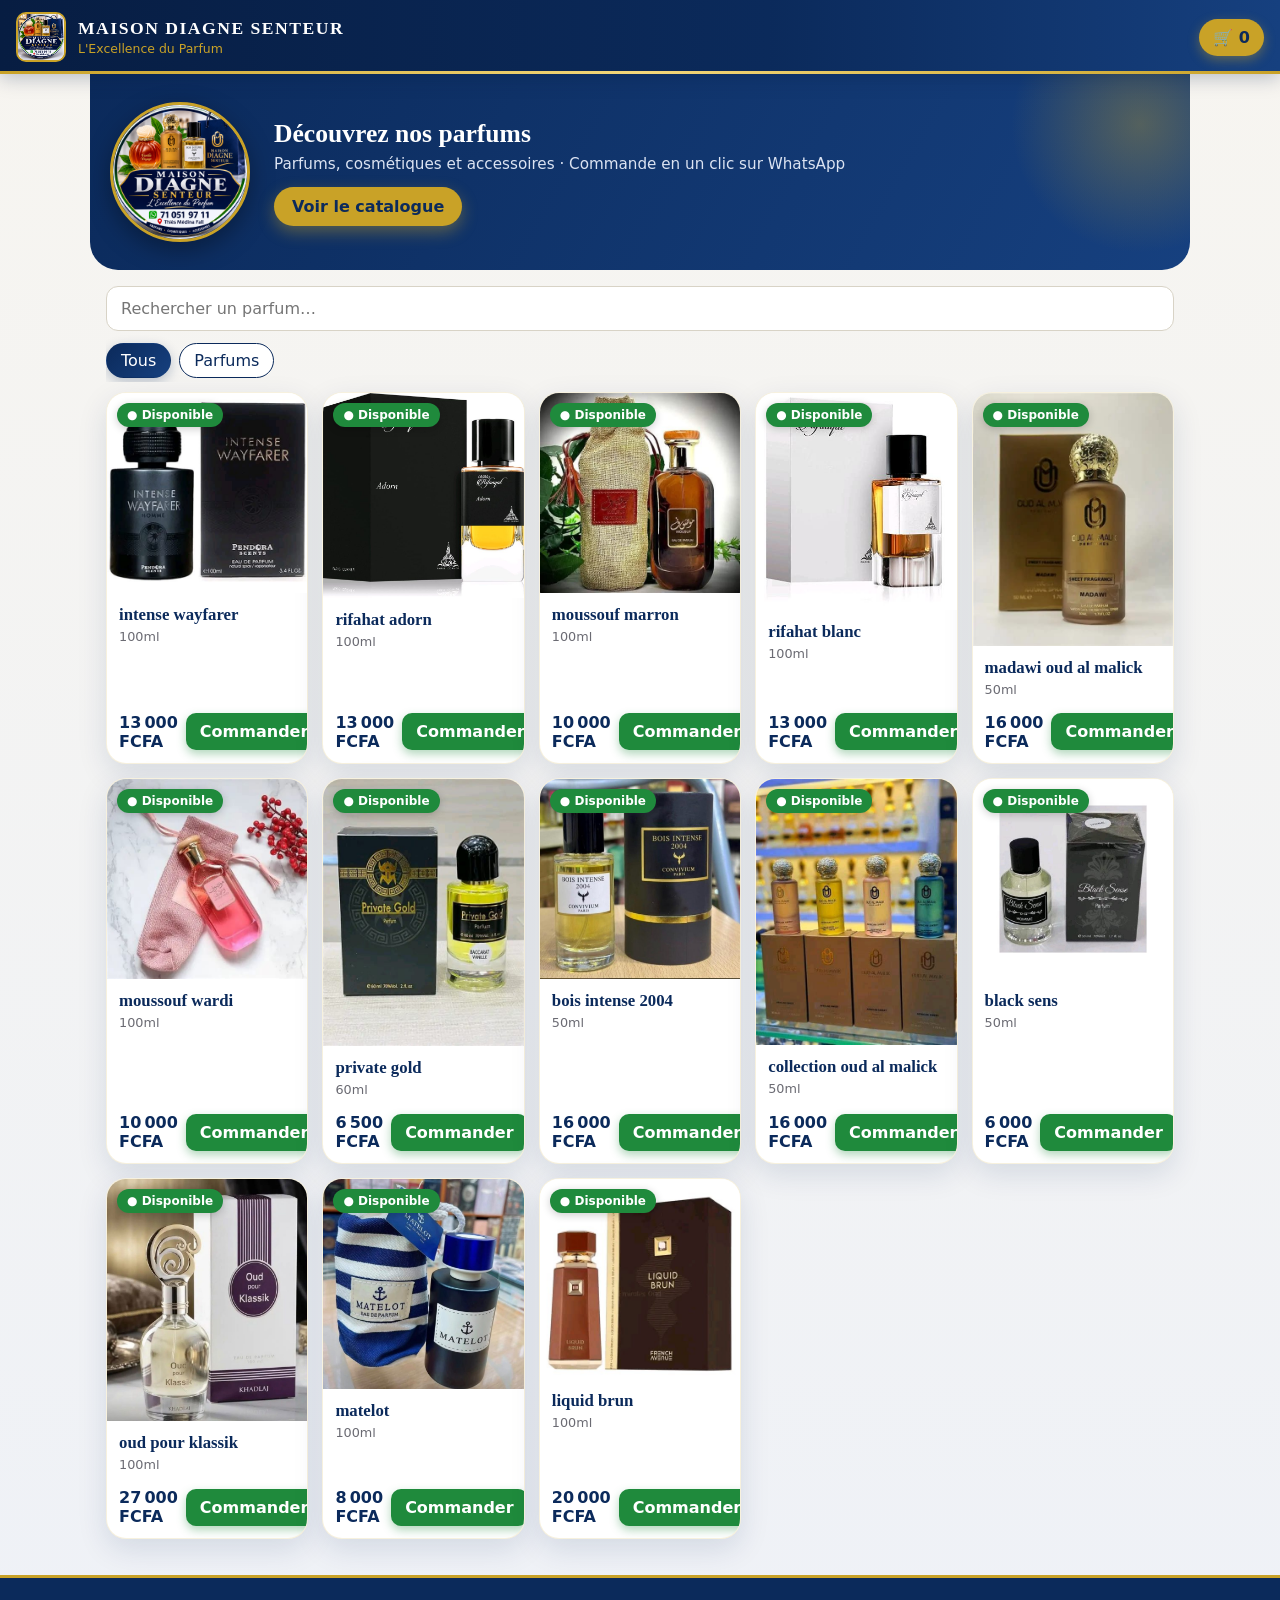
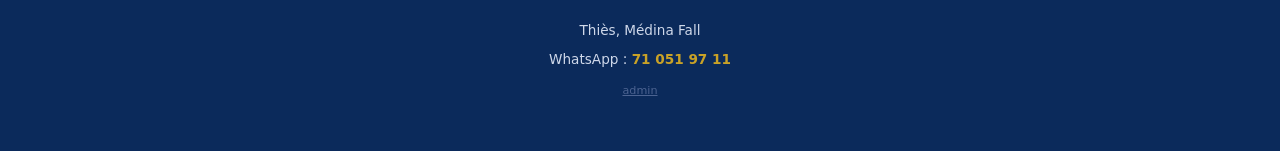
<file: index.html>
<!DOCTYPE html>
<html lang="fr">
<head>
<meta charset="UTF-8">
<meta name="viewport" content="width=device-width, initial-scale=1">
<meta name="description" content="Maison Diagne Senteur – L'Excellence du Parfum – Thiès, Médina Fall">
<title>Maison Diagne Senteur</title>
<link rel="stylesheet" href="style.css">
</head>
<body>
<header class="top">
  <div class="brand">
    <img src="logo/logo.png" alt="Logo" onerror="this.style.display='none'">
    <div><h1 id="nom"></h1><p id="slogan"></p></div>
  </div>
  <button id="btnPanier" class="panier" aria-label="Voir le panier">🛒 <span id="nbPanier">0</span></button>
</header>

<section class="hero">
  <img class="hero-logo" src="logo/logo.png" alt="Maison Diagne Senteur – L'Excellence du Parfum">
  <div class="hero-txt">
    <h2>Découvrez nos parfums</h2>
    <p>Parfums, cosmétiques et accessoires · Commande en un clic sur WhatsApp</p>
    <a href="#grille" class="hero-btn">Voir le catalogue</a>
  </div>
</section>

<main>
  <div class="barre">
    <input id="recherche" type="search" placeholder="Rechercher un parfum…">
    <div id="categories" class="cats"></div>
  </div>
  <section id="grille" class="grille"></section>
  <p id="vide" class="vide" hidden>Aucun produit trouvé.</p>
</main>

<footer>
  <p id="adresse"></p>
  <p>WhatsApp : <strong id="tel"></strong></p>
  <p><a href="admin.html" class="discret">admin</a></p>
</footer>

<aside id="panneau" class="panneau" hidden>
  <div class="panneau-in">
    <div class="ph"><h2>Mon panier</h2><button id="fermer" aria-label="Fermer">✕</button></div>
    <div id="lignes"></div>
    <div class="total"><span>Total</span><strong id="total">0 FCFA</strong></div>
    <form id="commande">
      <input name="prenom" placeholder="Prénom" required>
      <input name="nom" placeholder="Nom" required>
      <textarea name="adresse" placeholder="Adresse de livraison" required></textarea>
      <input name="tel" type="tel" placeholder="Numéro de téléphone" required>
      <button type="submit" class="btn-wa">Envoyer la commande sur WhatsApp</button>
    </form>
  </div>
</aside>

<script src="config.js"></script>
<script src="data/produits.js"></script>
<script>
const $ = s => document.querySelector(s);
const esc = s => String(s ?? '').replace(/[&<>"']/g, c => ({'&':'&amp;','<':'&lt;','>':'&gt;','"':'&quot;',"'":'&#39;'}[c]));
const fmt = n => Number(n).toLocaleString('fr-FR') + ' FCFA';
const estDispo = p => p.disponible !== false;
let cat = 'Tous';
let panier = {};

$('#nom').textContent = CONFIG.nomBoutique;
$('#slogan').textContent = CONFIG.slogan;
$('#adresse').textContent = CONFIG.adresse;
$('#tel').textContent = CONFIG.telephone;
document.title = CONFIG.nomBoutique;

function renderCats() {
  const c = ['Tous', ...new Set(PRODUITS.map(p => p.categorie).filter(Boolean))];
  $('#categories').innerHTML = c.map(x => `<button class="cat ${x === cat ? 'on' : ''}" data-c="${esc(x)}">${esc(x)}</button>`).join('');
}

function renderGrille() {
  const q = $('#recherche').value.trim().toLowerCase();
  const l = PRODUITS.filter(p =>
    (cat === 'Tous' || p.categorie === cat) &&
    (!q || (p.nom + ' ' + (p.description || '')).toLowerCase().includes(q)));
  $('#grille').innerHTML = l.map(p => {
    const ok = estDispo(p);
    return `
    <article class="carte ${ok ? '' : 'indispo'}">
      <div class="img">${p.image ? `<img loading="lazy" src="${esc(p.image)}" alt="${esc(p.nom)}">` : '🧴'}
        <span class="badge ${ok ? 'b-ok' : 'b-ko'}">${ok ? '● Disponible' : '● Indisponible'}</span>
      </div>
      <div class="info">
        <h3>${esc(p.nom)}</h3>
        <p class="meta">${esc(p.taille || '')}</p>
        <p class="desc">${esc(p.description || '')}</p>
        <div class="bas"><strong>${fmt(p.prix)}</strong>
          <button class="cmd ${ok ? 'vert' : 'gris'}" data-id="${esc(p.id)}" ${ok ? '' : 'disabled'}>${ok ? 'Commander' : 'Indisponible'}</button>
        </div>
      </div>
    </article>`;
  }).join('');
  $('#vide').hidden = l.length > 0;
}

function totalPanier() {
  return idsPanier().reduce((s, id) => s + produit(id).prix * panier[id], 0);
}
function produit(id) { return PRODUITS.find(x => x.id === id); }
function idsPanier() {
  return Object.keys(panier).filter(id => produit(id) && estDispo(produit(id)));
}

function renderPanier() {
  const ids = idsPanier();
  $('#nbPanier').textContent = ids.reduce((s, id) => s + panier[id], 0);
  $('#lignes').innerHTML = ids.length ? ids.map(id => {
    const p = produit(id);
    return `<div class="ligne"><div><b>${esc(p.nom)}</b><br><small>${fmt(p.prix)}</small></div>
      <div class="qte"><button data-m="-" data-id="${esc(id)}">−</button>${panier[id]}<button data-m="+" data-id="${esc(id)}">+</button></div></div>`;
  }).join('') : '<p>Votre panier est vide.</p>';
  $('#total').textContent = fmt(totalPanier());
}

document.addEventListener('click', e => {
  const t = e.target;
  if (t.classList.contains('cat')) { cat = t.dataset.c; renderCats(); renderGrille(); }
  else if (t.classList.contains('cmd') && !t.disabled) {
    panier[t.dataset.id] = (panier[t.dataset.id] || 0) + 1;
    renderPanier();
    t.textContent = 'Ajouté ✓';
    setTimeout(() => { t.textContent = 'Commander'; }, 900);
  }
  else if (t.dataset.m) {
    const id = t.dataset.id;
    panier[id] = (panier[id] || 0) + (t.dataset.m === '+' ? 1 : -1);
    if (panier[id] <= 0) delete panier[id];
    renderPanier();
  }
});

$('#recherche').addEventListener('input', renderGrille);
$('#btnPanier').onclick = () => { renderPanier(); $('#panneau').hidden = false; };
$('#fermer').onclick = () => $('#panneau').hidden = true;
$('#panneau').onclick = e => { if (e.target.id === 'panneau') $('#panneau').hidden = true; };

$('#commande').onsubmit = e => {
  e.preventDefault();
  const ids = idsPanier();
  if (!ids.length) return alert('Votre panier est vide.');
  const f = new FormData(e.target);
  const lignes = ids.map(id => {
    const p = produit(id);
    return `- ${p.nom} x${panier[id]} = ${fmt(p.prix * panier[id])}`;
  }).join('\n');
  const msg =
`Bonjour ${CONFIG.nomBoutique}, je souhaite passer commande :
${lignes}

Total : ${fmt(totalPanier())}

Prénom : ${f.get('prenom')}
Nom : ${f.get('nom')}
Téléphone : ${f.get('tel')}
Adresse de livraison : ${f.get('adresse')}`;
  window.open(`https://wa.me/${CONFIG.whatsapp}?text=${encodeURIComponent(msg)}`, '_blank');
};

renderCats();
renderGrille();
</script>
</body>
</html>
</file>
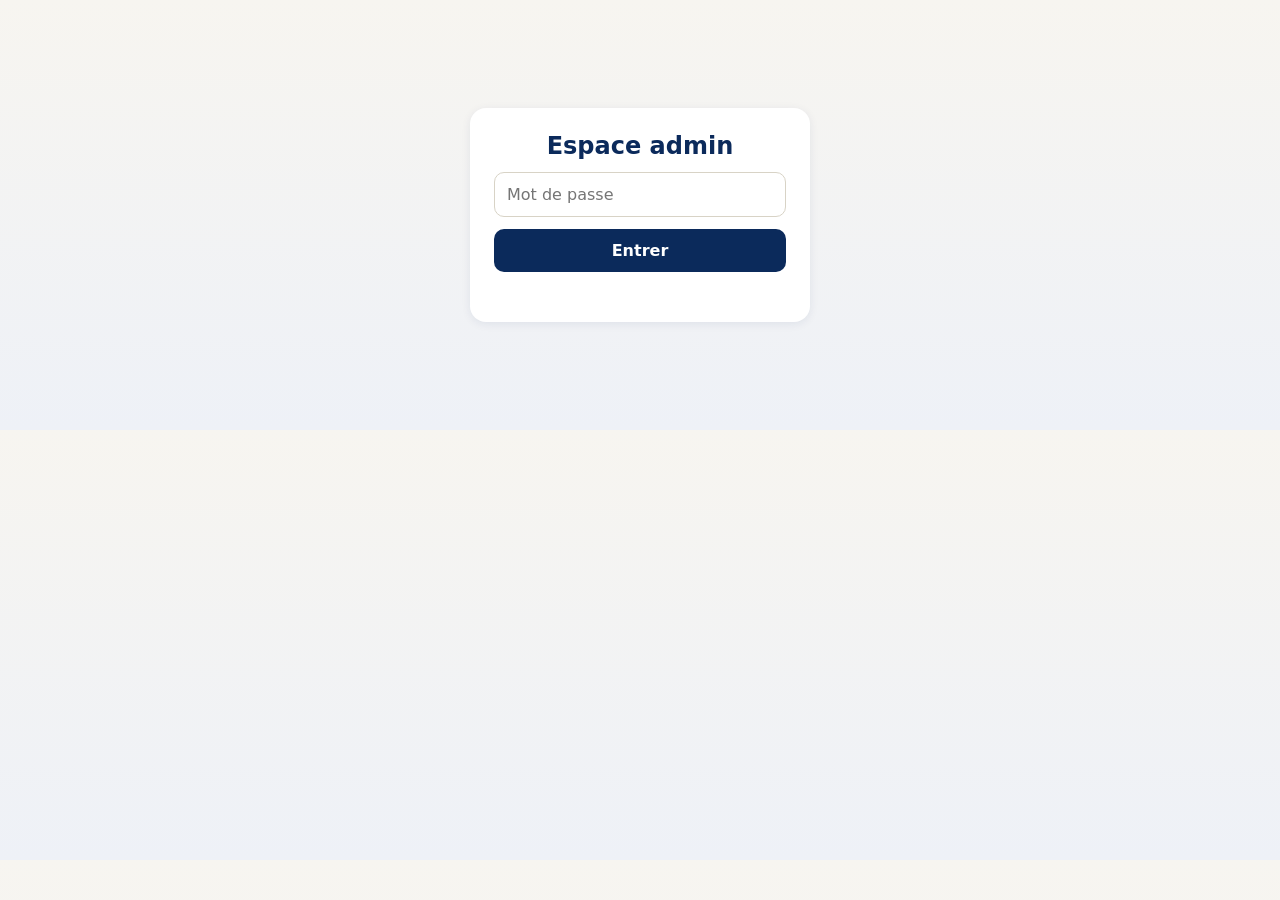
<file: admin.html>
<!DOCTYPE html>
<html lang="fr">
<head>
<meta charset="UTF-8">
<meta name="viewport" content="width=device-width, initial-scale=1">
<meta name="robots" content="noindex">
<title>Admin – Maison Diagne Senteur</title>
<link rel="stylesheet" href="style.css">
</head>
<body class="admin">

<div id="login" class="login">
  <h2>Espace admin</h2>
  <input id="pwd" type="password" placeholder="Mot de passe">
  <button id="entrer" class="btn">Entrer</button>
  <p id="erreur" class="err"></p>
</div>

<div id="app" hidden>
  <header class="top">
    <h1>Gestion des produits</h1>
    <span id="etat" class="etat"></span>
  </header>
  <main class="adm">
    <div>
      <form id="form" class="fiche">
        <input name="nom" placeholder="Nom du produit" required>
        <div class="row">
          <input name="categorie" list="cats" placeholder="Catégorie">
          <input name="prix" type="number" min="0" placeholder="Prix (FCFA)" required>
        </div>
        <datalist id="cats"></datalist>
        <input name="taille" placeholder="Taille (ex : 100 ml)">
        <textarea name="description" placeholder="Description"></textarea>
        <label class="chk"><input type="checkbox" name="disponible" checked> Disponible</label>
        <label class="photo">Photo du produit <input type="file" id="photo" accept="image/*"></label>
        <img id="apercu" class="apercu" alt="" hidden>
        <div class="row">
          <button class="btn" type="submit" id="enregistrer">Ajouter le produit</button>
          <button class="sec" type="button" id="annuler">Annuler</button>
        </div>
      </form>
    </div>
    <div>
      <div class="barre-pub"><button id="publier" class="btn-or">Publier sur le site</button></div>
      <div id="liste" class="liste"></div>
    </div>
  </main>
</div>

<script src="config.js"></script>
<script src="data/produits.js"></script>
<script>
const $ = s => document.querySelector(s);
const esc = s => String(s ?? '').replace(/[&<>"']/g, c => ({'&':'&amp;','<':'&lt;','>':'&gt;','"':'&quot;',"'":'&#39;'}[c]));
const fmt = n => Number(n).toLocaleString('fr-FR') + ' FCFA';

let liste = structuredClone(PRODUITS); // copie de travail
let photos = {};        // id -> { url, b64 } photos à envoyer sur GitHub
let pendingPhoto = null; // photo choisie pour le produit en cours
let editId = null;
let dirty = false;
let aSupprimer = [];     // images à retirer du dépôt (produits déjà publiés supprimés)

// Connexion
$('#entrer').onclick = () => {
  if ($('#pwd').value === CONFIG.adminPassword) {
    $('#login').hidden = true; $('#app').hidden = false; rendre();
  } else $('#erreur').textContent = 'Mot de passe incorrect';
};
$('#pwd').onkeydown = e => { if (e.key === 'Enter') $('#entrer').click(); };

function rendre() {
  const cats = [...new Set(liste.map(p => p.categorie).filter(Boolean))];
  $('#cats').innerHTML = cats.map(c => `<option value="${esc(c)}">`).join('');
  $('#liste').innerHTML = liste.map(p => {
    const src = photos[p.id]?.url || p.image || '';
    return `<div class="item ${p.disponible === false ? 'off' : ''}">
      <img src="${esc(src)}" alt="" onerror="this.style.visibility='hidden'">
      <div class="t"><b>${esc(p.nom)}</b>
        <small>${esc(p.categorie || '')} · ${fmt(p.prix)} ${esc(p.taille ? '· ' + p.taille : '')}</small>
        <small class="${p.disponible === false ? 'st-ko' : 'st-ok'}">● ${p.disponible === false ? 'Indisponible' : 'Disponible'}</small></div>
      <div><button data-e="${esc(p.id)}">Modifier</button><br><button class="sup" data-s="${esc(p.id)}">Supprimer</button></div>
    </div>`;
  }).join('') || '<p>Aucun produit.</p>';
  $('#etat').textContent = dirty ? 'Modifications non publiées' : `${liste.length} produit(s)`;
}

function reset() {
  $('#form').reset();
  $('#apercu').hidden = true;
  editId = null; pendingPhoto = null;
  $('#enregistrer').textContent = 'Ajouter le produit';
}

// Compression de la photo (JPEG léger, fond blanc)
function compresser(file) {
  return new Promise((ok, ko) => {
    const img = new Image();
    img.onload = () => {
      const r = Math.min(1, 800 / Math.max(img.width, img.height));
      const c = document.createElement('canvas');
      c.width = Math.round(img.width * r); c.height = Math.round(img.height * r);
      const ctx = c.getContext('2d');
      ctx.fillStyle = '#fff'; ctx.fillRect(0, 0, c.width, c.height);
      ctx.drawImage(img, 0, 0, c.width, c.height);
      ok(c.toDataURL('image/jpeg', 0.82));
    };
    img.onerror = ko;
    img.src = URL.createObjectURL(file);
  });
}

$('#photo').onchange = async e => {
  const file = e.target.files[0];
  if (!file) return;
  pendingPhoto = await compresser(file);
  $('#apercu').src = pendingPhoto;
  $('#apercu').hidden = false;
};

// Modifier / supprimer
$('#liste').onclick = e => {
  const id = e.target.dataset.e, sid = e.target.dataset.s;
  if (id) {
    const p = liste.find(x => x.id === id);
    const f = $('#form');
    editId = id;
    f.nom.value = p.nom; f.categorie.value = p.categorie || '';
    f.prix.value = p.prix; f.taille.value = p.taille || ''; f.description.value = p.description || '';
    f.disponible.checked = p.disponible !== false;
    const url = photos[id]?.url || p.image;
    $('#apercu').src = url || ''; $('#apercu').hidden = !url;
    $('#enregistrer').textContent = 'Enregistrer les modifications';
    window.scrollTo({ top: 0, behavior: 'smooth' });
  }
  if (sid && confirm('Supprimer ce produit ?')) {
    if (PRODUITS.some(p => p.id === sid && p.image)) aSupprimer.push(PRODUITS.find(p => p.id === sid).image);
    liste = liste.filter(p => p.id !== sid);
    delete photos[sid];
    if (editId === sid) reset();
    dirty = true; rendre();
  }
};

$('#annuler').onclick = reset;

// Enregistrer (ajout ou modification)
$('#form').onsubmit = e => {
  e.preventDefault();
  const f = e.target;
  const data = {
    nom: f.nom.value.trim(),
    categorie: f.categorie.value.trim(),
    prix: Number(f.prix.value),
    taille: f.taille.value.trim(),
    description: f.description.value.trim(),
    disponible: f.disponible.checked
  };
  const id = editId || 'p' + Date.now().toString(36);
  if (editId) Object.assign(liste.find(x => x.id === editId), data);
  else liste.push({ id, ...data, image: '' });

  if (pendingPhoto) {
    photos[id] = { url: pendingPhoto, b64: pendingPhoto.split(',')[1] };
    liste.find(x => x.id === id).image = `images/${id}.jpg`;
    pendingPhoto = null;
  }
  dirty = true;
  reset();
  rendre();
};

// Publication sur GitHub : UN seul commit (photos + catalogue) via l'API Git.
// Plus rapide, plus fiable, et tout passe ou rien ne passe.
const GH = {
  async req(token, method, path, body) {
    const url = `https://api.github.com/repos/${CONFIG.github.owner}/${CONFIG.github.repo}${path}`;
    const r = await fetch(url, {
      method,
      headers: {
        Authorization: 'Bearer ' + token,
        Accept: 'application/vnd.github+json',
        'X-GitHub-Api-Version': '2022-11-28',
        'Content-Type': 'application/json'
      },
      body: body ? JSON.stringify(body) : undefined
    });
    if (!r.ok) {
      const d = await r.json().catch(() => ({}));
      const e = new Error(d.message || r.statusText);
      e.status = r.status;
      throw e;
    }
    return r.status === 204 ? null : r.json();
  }
};

function messageErreur(e) {
  const messages = {
    401: 'jeton invalide ou expiré. Créez un nouveau jeton GitHub.',
    403: "jeton sans droit d'écriture. Il faut « Contents : Read and write » sur le dépôt « boutique ».",
    404: 'dépôt ou branche introuvable. Vérifiez owner, repo et branch dans config.js.',
    409: 'conflit détecté. Réessayez la publication.',
    422: 'GitHub a refusé les données envoyées. Réessayez.'
  };
  return messages[e.status] || e.message;
}

$('#publier').onclick = async () => {
  let token = localStorage.getItem('gh_token') || '';
  if (!token) {
    token = (prompt('Jeton GitHub (accès en écriture au dépôt « boutique ») :') || '').trim();
    if (!token) return;
    localStorage.setItem('gh_token', token);
  }
  const { branch } = CONFIG.github;
  const b = $('#publier');
  b.disabled = true; b.textContent = 'Publication en cours…';

  try {
    // 1. Dernier commit de la branche et son arbre
    const ref = await GH.req(token, 'GET', `/git/ref/heads/${branch}`);
    const dernierCommit = ref.object.sha;
    const commit = await GH.req(token, 'GET', `/git/commits/${dernierCommit}`);

    // 2. Préparer les fichiers : photos (blobs), suppressions, catalogue
    const entrees = [];
    for (const id in photos) {
      const blob = await GH.req(token, 'POST', '/git/blobs', { content: photos[id].b64, encoding: 'base64' });
      entrees.push({ path: `images/${id}.jpg`, mode: '100644', type: 'blob', sha: blob.sha });
    }
    for (const path of aSupprimer) {
      entrees.push({ path, mode: '100644', type: 'blob', sha: null });
    }
    entrees.push({
      path: 'data/produits.js',
      mode: '100644',
      type: 'blob',
      content: `window.PRODUITS = ${JSON.stringify(liste, null, 2)};\n`
    });

    // 3. Un arbre, un commit, puis mise à jour de la branche
    const arbre = await GH.req(token, 'POST', '/git/trees', { base_tree: commit.tree.sha, tree: entrees });
    const nouveau = await GH.req(token, 'POST', '/git/commits', {
      message: `Mise à jour du catalogue (${liste.length} produit(s))`,
      tree: arbre.sha,
      parents: [dernierCommit]
    });
    await GH.req(token, 'PATCH', `/git/refs/heads/${branch}`, { sha: nouveau.sha, force: false });

    photos = {}; aSupprimer = []; dirty = false; rendre();
    alert('Site mis à jour ! Patientez 1 à 2 minutes, puis actualisez la boutique (Ctrl+F5 sur ordinateur).');
  } catch (err) {
    if (err.status === 401) localStorage.removeItem('gh_token');
    alert('Échec de la publication : ' + messageErreur(err));
  } finally {
    b.disabled = false; b.textContent = 'Publier sur le site';
  }
};

window.addEventListener('beforeunload', e => { if (dirty) { e.preventDefault(); e.returnValue = ''; } });
</script>
</body>
</html>
</file>
<file: style.css>
:root{--bleu:#0b2a5b;--bleu2:#16407f;--or:#c9a227;--blanc:#fff;--fond:#f6f4ef;--texte:#1d1d1f;--gris:#6b6b73}
*{box-sizing:border-box}
body{margin:0;font-family:system-ui,-apple-system,"Segoe UI",Roboto,Arial,sans-serif;background:var(--fond);color:var(--texte)}
[hidden]{display:none!important}
button,input,textarea{font:inherit}
.top{position:sticky;top:0;z-index:5;background:var(--bleu);color:var(--blanc);display:flex;align-items:center;justify-content:space-between;padding:12px 16px;border-bottom:3px solid var(--or)}
.brand{display:flex;align-items:center;gap:12px}
.brand img{height:46px;width:46px;object-fit:contain;background:var(--blanc);border-radius:10px;padding:3px}
.brand h1{font-size:1.05rem;margin:0;letter-spacing:.5px}
.brand p{margin:2px 0 0;font-size:.78rem;color:var(--or)}
.panier{background:var(--or);color:var(--bleu);border:0;border-radius:999px;padding:9px 14px;font-weight:700;cursor:pointer}
main{max-width:1100px;margin:0 auto;padding:16px}
.barre input[type=search]{width:100%;padding:12px 14px;border:1px solid #d8d3c6;border-radius:12px;background:var(--blanc)}
.cats{display:flex;gap:8px;overflow-x:auto;padding:12px 0 4px}
.cat{border:1px solid var(--bleu);background:var(--blanc);color:var(--bleu);border-radius:999px;padding:7px 14px;white-space:nowrap;cursor:pointer}
.cat.on{background:var(--bleu);color:var(--blanc)}
.grille{display:grid;grid-template-columns:repeat(auto-fill,minmax(200px,1fr));gap:14px;margin-top:10px}
.carte{background:var(--blanc);border-radius:16px;overflow:hidden;box-shadow:0 2px 10px rgba(11,42,91,.08);display:flex;flex-direction:column}
.carte .img{aspect-ratio:1/1;background:linear-gradient(135deg,#eef2fa,#fbf6e6);display:flex;align-items:center;justify-content:center;font-size:3rem}
.carte .img img{width:100%;height:100%;object-fit:cover}
.info{padding:12px;display:flex;flex-direction:column;gap:4px;flex:1}
.info h3{margin:0;font-size:1rem;color:var(--bleu)}
.meta{margin:0;color:var(--gris);font-size:.8rem}
.desc{margin:0;font-size:.85rem;color:#444;flex:1}
.bas{display:flex;align-items:center;justify-content:space-between;margin-top:8px;gap:8px}
.bas strong{color:var(--bleu)}
.add{background:var(--bleu);color:var(--blanc);border:0;border-radius:10px;padding:8px 12px;cursor:pointer}
.vide{text-align:center;color:var(--gris);padding:40px 0}
footer{text-align:center;color:var(--gris);font-size:.85rem;padding:30px 16px 40px}
.discret{color:#bbb;font-size:.7rem}
.panneau{position:fixed;inset:0;background:rgba(0,0,0,.45);z-index:10;display:flex;justify-content:flex-end}
.panneau-in{background:var(--blanc);width:min(420px,100%);height:100%;overflow-y:auto;padding:16px;display:flex;flex-direction:column;gap:12px}
.ph{display:flex;justify-content:space-between;align-items:center}
.ph h2{margin:0;color:var(--bleu);font-size:1.2rem}
.ph button{background:none;border:0;font-size:1.3rem;cursor:pointer}
.ligne{display:flex;justify-content:space-between;align-items:center;border-bottom:1px solid #eee;padding:8px 0;gap:8px}
.qte{display:flex;align-items:center;gap:8px}
.qte button{width:30px;height:30px;border-radius:8px;border:1px solid var(--bleu);background:var(--blanc);color:var(--bleu);cursor:pointer}
.total{display:flex;justify-content:space-between;font-size:1.1rem;color:var(--bleu)}
#commande{display:flex;flex-direction:column;gap:10px}
#commande input,#commande textarea,.fiche input,.fiche textarea,.login input{padding:12px;border:1px solid #d8d3c6;border-radius:10px;width:100%}
textarea{min-height:70px;resize:vertical}
.btn-wa{background:#25d366;color:#fff;border:0;border-radius:12px;padding:14px;font-weight:700;cursor:pointer}
/* Admin */
.admin .top{position:sticky}
.etat{font-size:.85rem;color:var(--or)}
.adm{display:grid;gap:18px;grid-template-columns:1fr}
@media(min-width:900px){.adm{grid-template-columns:380px 1fr;align-items:start}}
.fiche{background:var(--blanc);padding:16px;border-radius:16px;display:flex;flex-direction:column;gap:10px;box-shadow:0 2px 10px rgba(11,42,91,.08)}
.row{display:flex;gap:8px;flex-wrap:wrap}
.row>*{flex:1;min-width:120px}
.chk{display:flex;gap:8px;align-items:center}
.photo{font-size:.9rem;color:var(--gris)}
.apercu{width:100%;max-height:220px;object-fit:contain;border-radius:10px;background:#f3f3f3}
.btn,.btn-or,.sec{border:0;border-radius:10px;padding:12px 16px;cursor:pointer;font-weight:700}
.btn{background:var(--bleu);color:var(--blanc)}
.sec{background:#e9e6dd;color:var(--texte)}
.btn-or{background:var(--or);color:var(--bleu);width:100%;padding:14px}
.btn-or:disabled{opacity:.6}
.barre-pub{position:sticky;top:70px;z-index:4}
.liste{display:flex;flex-direction:column;gap:10px}
.item{background:var(--blanc);border-radius:14px;padding:10px;display:grid;grid-template-columns:64px 1fr auto;gap:10px;align-items:center}
.item img{width:64px;height:64px;object-fit:cover;border-radius:10px;background:#eee}
.item.off{opacity:.55}
.item .t{display:flex;flex-direction:column;gap:2px}
.item small{color:var(--gris)}
.item button{border:1px solid var(--bleu);background:var(--blanc);color:var(--bleu);border-radius:8px;padding:6px 10px;cursor:pointer;margin:2px 0}
.item button.sup{border-color:#b42318;color:#b42318}
.login{max-width:340px;margin:12vh auto;background:var(--blanc);padding:24px;border-radius:16px;display:flex;flex-direction:column;gap:12px;box-shadow:0 2px 10px rgba(11,42,91,.08)}
.login h2{margin:0;color:var(--bleu);text-align:center}
.err{color:#b42318;margin:0;min-height:1em;font-size:.9rem}

/* ===== Style moderne (charte du logo : bleu marine, or, vert) ===== */
:root{--vert:#1f8a3c;--ombre:0 10px 30px rgba(11,42,91,.12)}
body{background:linear-gradient(180deg,#f7f5f0 0%,#eef1f7 100%)}
.top{background:linear-gradient(90deg,#071d42,#0b2a5b 60%,#16407f);border-bottom:none;box-shadow:0 4px 18px rgba(7,29,66,.25)}
.top::after{content:"";position:absolute;left:0;right:0;bottom:0;height:3px;background:linear-gradient(90deg,var(--or),#f3d77a,var(--or))}
.top{position:sticky}
.brand img{height:50px;width:50px;border:2px solid var(--or);padding:0;background:#fff}
.brand h1{font-family:Georgia,"Times New Roman",serif;font-size:1.1rem;letter-spacing:1.5px;text-transform:uppercase}
.panier{box-shadow:0 4px 12px rgba(201,162,39,.4);transition:transform .15s}
.panier:active{transform:scale(.96)}
.hero{position:relative;margin:0 auto;max-width:1100px;display:flex;align-items:center;gap:24px;padding:28px 20px;background:linear-gradient(120deg,#0b2a5b,#16407f);color:#fff;border-radius:0 0 28px 28px;overflow:hidden}
.hero::before{content:"";position:absolute;right:-80px;top:-80px;width:260px;height:260px;border-radius:50%;background:radial-gradient(circle,rgba(201,162,39,.35),transparent 70%)}
.hero-logo{width:140px;height:140px;border-radius:50%;object-fit:cover;border:3px solid var(--or);box-shadow:0 8px 24px rgba(0,0,0,.35);flex-shrink:0;background:#fff}
.hero-txt h2{margin:0 0 6px;font-family:Georgia,"Times New Roman",serif;font-size:1.6rem;color:#fff}
.hero-txt p{margin:0 0 14px;color:#dbe3f2;font-size:.95rem}
.hero-btn{display:inline-block;background:var(--or);color:var(--bleu);font-weight:700;text-decoration:none;padding:10px 18px;border-radius:999px;box-shadow:0 6px 16px rgba(201,162,39,.4)}
@media(max-width:600px){.hero{flex-direction:column;text-align:center;padding:22px 16px}.hero-logo{width:110px;height:110px}}
.cat.on{background:linear-gradient(135deg,var(--bleu),var(--bleu2));border-color:transparent;box-shadow:0 4px 12px rgba(11,42,91,.25)}
.cat{transition:all .15s}
.carte{border-radius:20px;box-shadow:var(--ombre);transition:transform .2s,box-shadow .2s;border:1px solid rgba(201,162,39,.15)}
.carte:hover{transform:translateY(-4px);box-shadow:0 16px 36px rgba(11,42,91,.18)}
.carte .img{background:linear-gradient(160deg,#ffffff,#f4efe0)}
.info h3{font-family:Georgia,"Times New Roman",serif;font-size:1.05rem}
.desc{-webkit-line-clamp:3;display:-webkit-box;-webkit-box-orient:vertical;overflow:hidden}
.add{background:linear-gradient(135deg,var(--bleu),var(--bleu2));box-shadow:0 4px 10px rgba(11,42,91,.25);transition:transform .15s}
.add:active{transform:scale(.95)}
.btn-wa{background:linear-gradient(135deg,#25d366,#1fa855);box-shadow:0 6px 16px rgba(37,211,102,.35)}
.panneau-in{border-radius:20px 0 0 20px;box-shadow:-10px 0 30px rgba(0,0,0,.15)}
footer{background:var(--bleu);color:#cfd8ea;margin-top:20px;border-top:3px solid var(--or)}
footer strong{color:var(--or)}
footer .discret{color:#4c6391}

/* ===== Disponibilité et boutons de commande ===== */
.carte .img{position:relative}
.badge{position:absolute;top:10px;left:10px;padding:5px 10px;border-radius:999px;font-size:.75rem;font-weight:700;color:#fff;box-shadow:0 2px 8px rgba(0,0,0,.2)}
.b-ok{background:#1f8a3c}
.b-ko{background:#d62828}
.carte.indispo{border:2px solid #d62828;opacity:.9}
.carte.indispo .img{filter:grayscale(.6)}
.cmd{border:0;border-radius:10px;padding:9px 14px;font-weight:700;color:#fff;cursor:pointer}
.cmd.vert{background:#1f8a3c;box-shadow:0 4px 10px rgba(31,138,60,.35)}
.cmd.gris{background:#c9c9c9;color:#555;cursor:not-allowed}
.cmd:disabled{background:#c9c9c9;color:#555;cursor:not-allowed}
.st-ok{color:#1f8a3c!important;font-weight:700}
.st-ko{color:#d62828!important;font-weight:700}
.item.off{border:2px solid #d62828}
</file>
